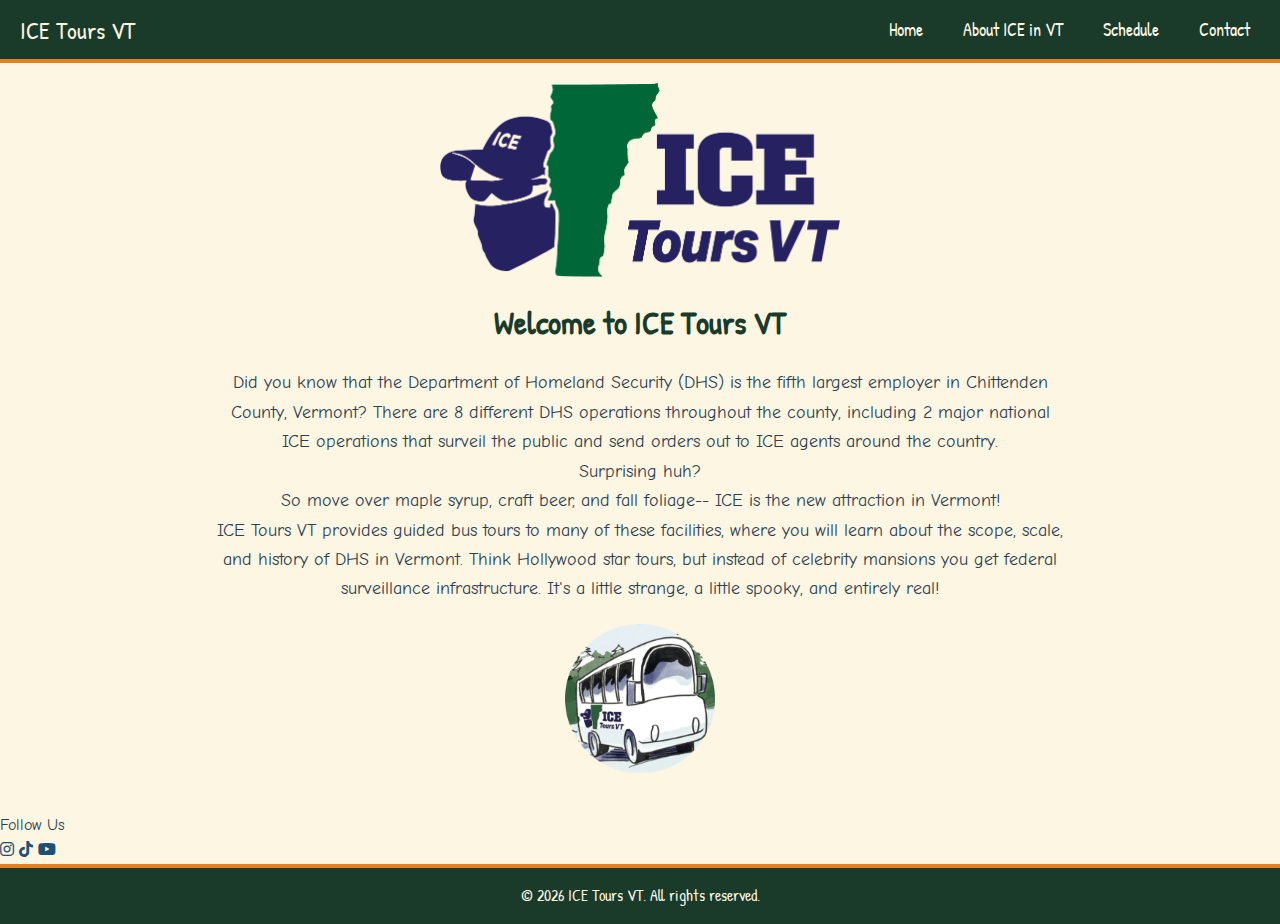
<file: index.html>
<!DOCTYPE html>
<html lang="en">
<head>
    <meta charset="UTF-8">
    <meta name="viewport" content="width=device-width, initial-scale=1.0">
    <title>ICE Tours VT - Home</title>
    <link rel="stylesheet" href="styles.css">
    <link rel="stylesheet" href="https://cdnjs.cloudflare.com/ajax/libs/font-awesome/6.5.0/css/all.min.css">
</head>
<body>
    <div id="header-placeholder"></div>

    <div class="main-content">
        <img src="img/primary_logo.png" alt="ICE Tours VT Logo" class="homepage-logo">

        <h1 class="page-title">Welcome to ICE Tours VT</h1>

        <div class="homepage-intro">
            <p>
                Did you know that the Department of Homeland Security (DHS) is the fifth largest employer in
Chittenden County, Vermont? There are 8 different DHS operations throughout the county,
including 2 major national ICE operations that surveil the public and send orders out to ICE
agents around the country.
            </p>
            
            <p>Surprising huh?</p>
            
            <p>So move over maple syrup, craft beer, and fall foliage-- ICE is the new attraction in Vermont!</p>
            <p>ICE Tours VT provides guided bus tours to many of these facilities, where you will learn about the scope, scale, and history of DHS in Vermont.  Think Hollywood star tours, but instead of celebrity mansions you get federal surveillance infrastructure.  It's a little strange, a little spooky, and entirely real!</p>
            <img src="img/marginalia/ice_tours_bus_circle.png" alt="ICE Tours Bus" class="marginalia-inline">
        </div>
    </div>

    <div class="social-bar">
        <span class="social-label">Follow Us</span>
        <div class="social-icons">
            <a href="https://www.instagram.com/icetoursvt/" target="_blank" aria-label="Instagram">
                <i class="fa-brands fa-instagram"></i>
            </a>
            <a href="https://www.tiktok.com/@icetoursvt?_r=1&amp;_t=ZT-9403aGrSNRt" target="_blank" aria-label="TikTok">
                <i class="fa-brands fa-tiktok"></i>
            </a>
            <a href="https://www.youtube.com/@ICEToursVT" target="_blank" aria-label="YouTube">
                <i class="fa-brands fa-youtube"></i>
            </a>
        </div>
    </div>

    <div id="footer-placeholder"></div>
    <script src="includes.js"></script>
</body>
</html>
</file>
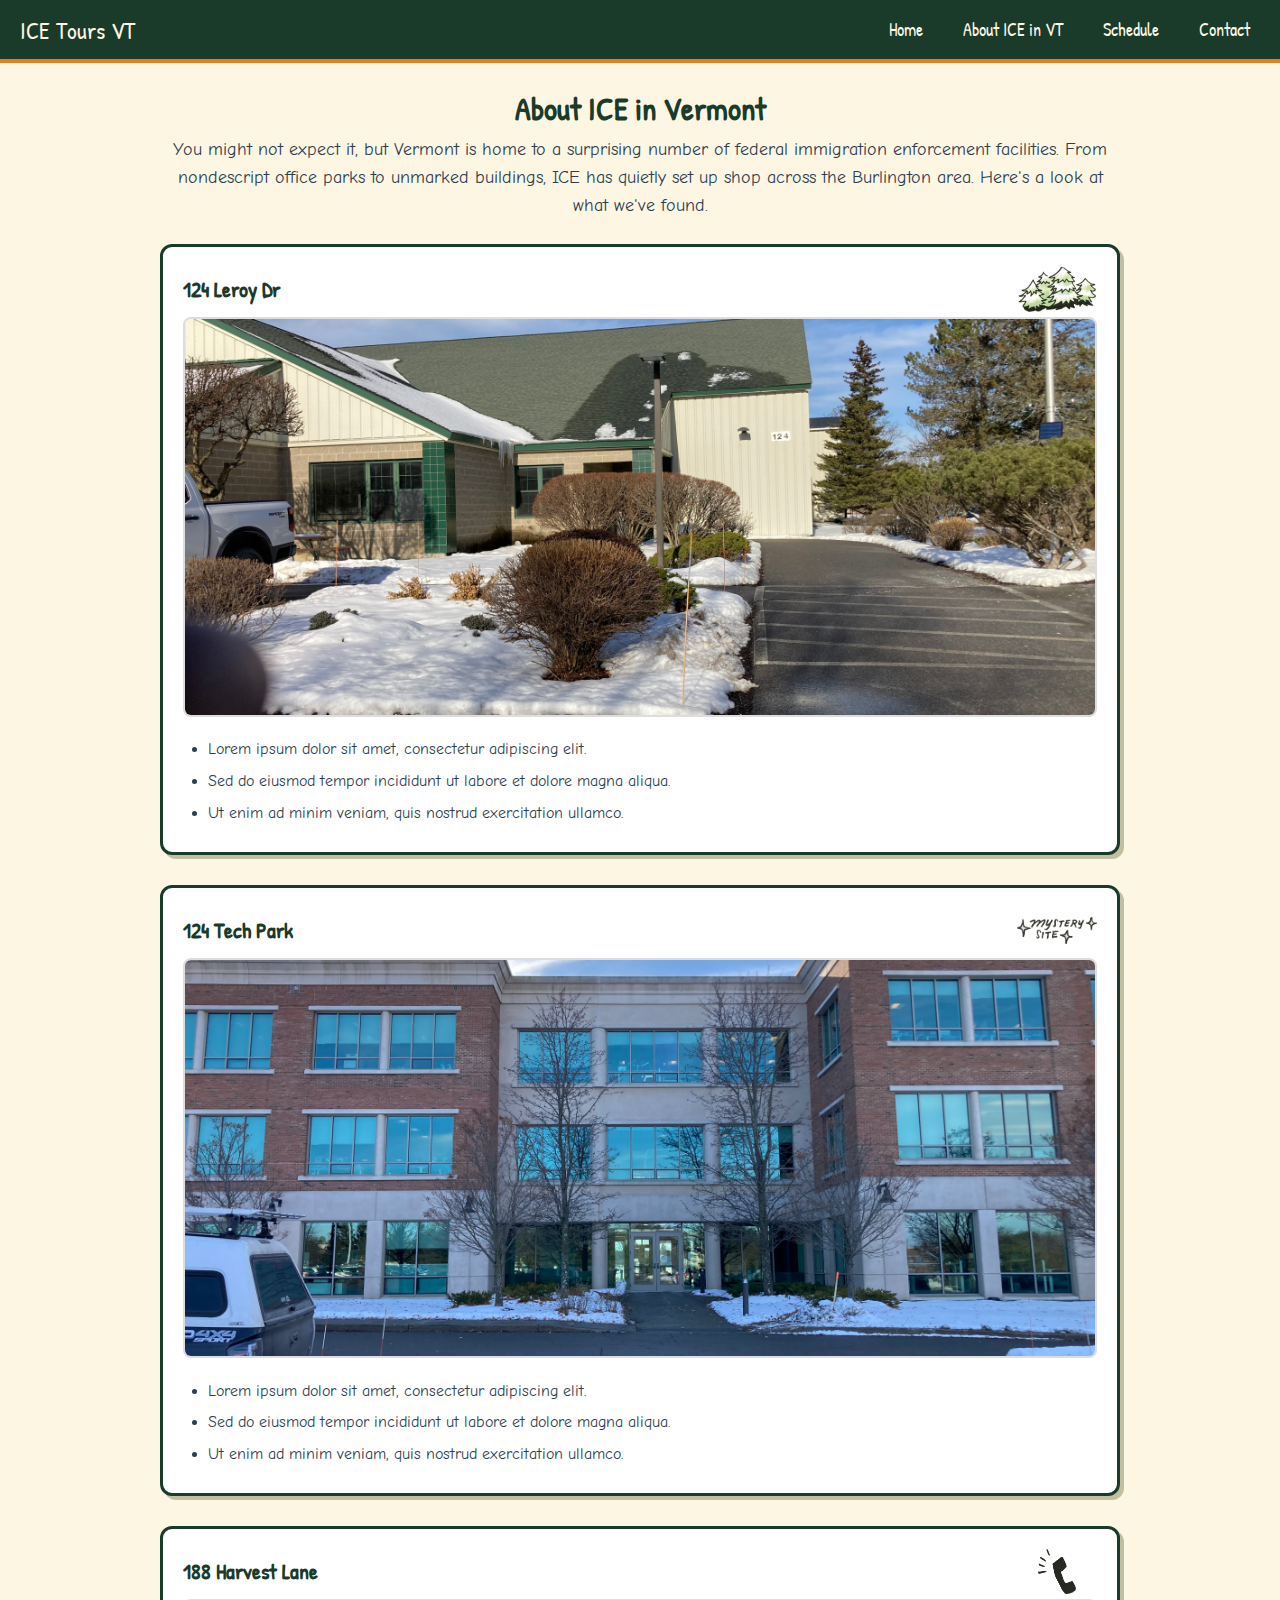
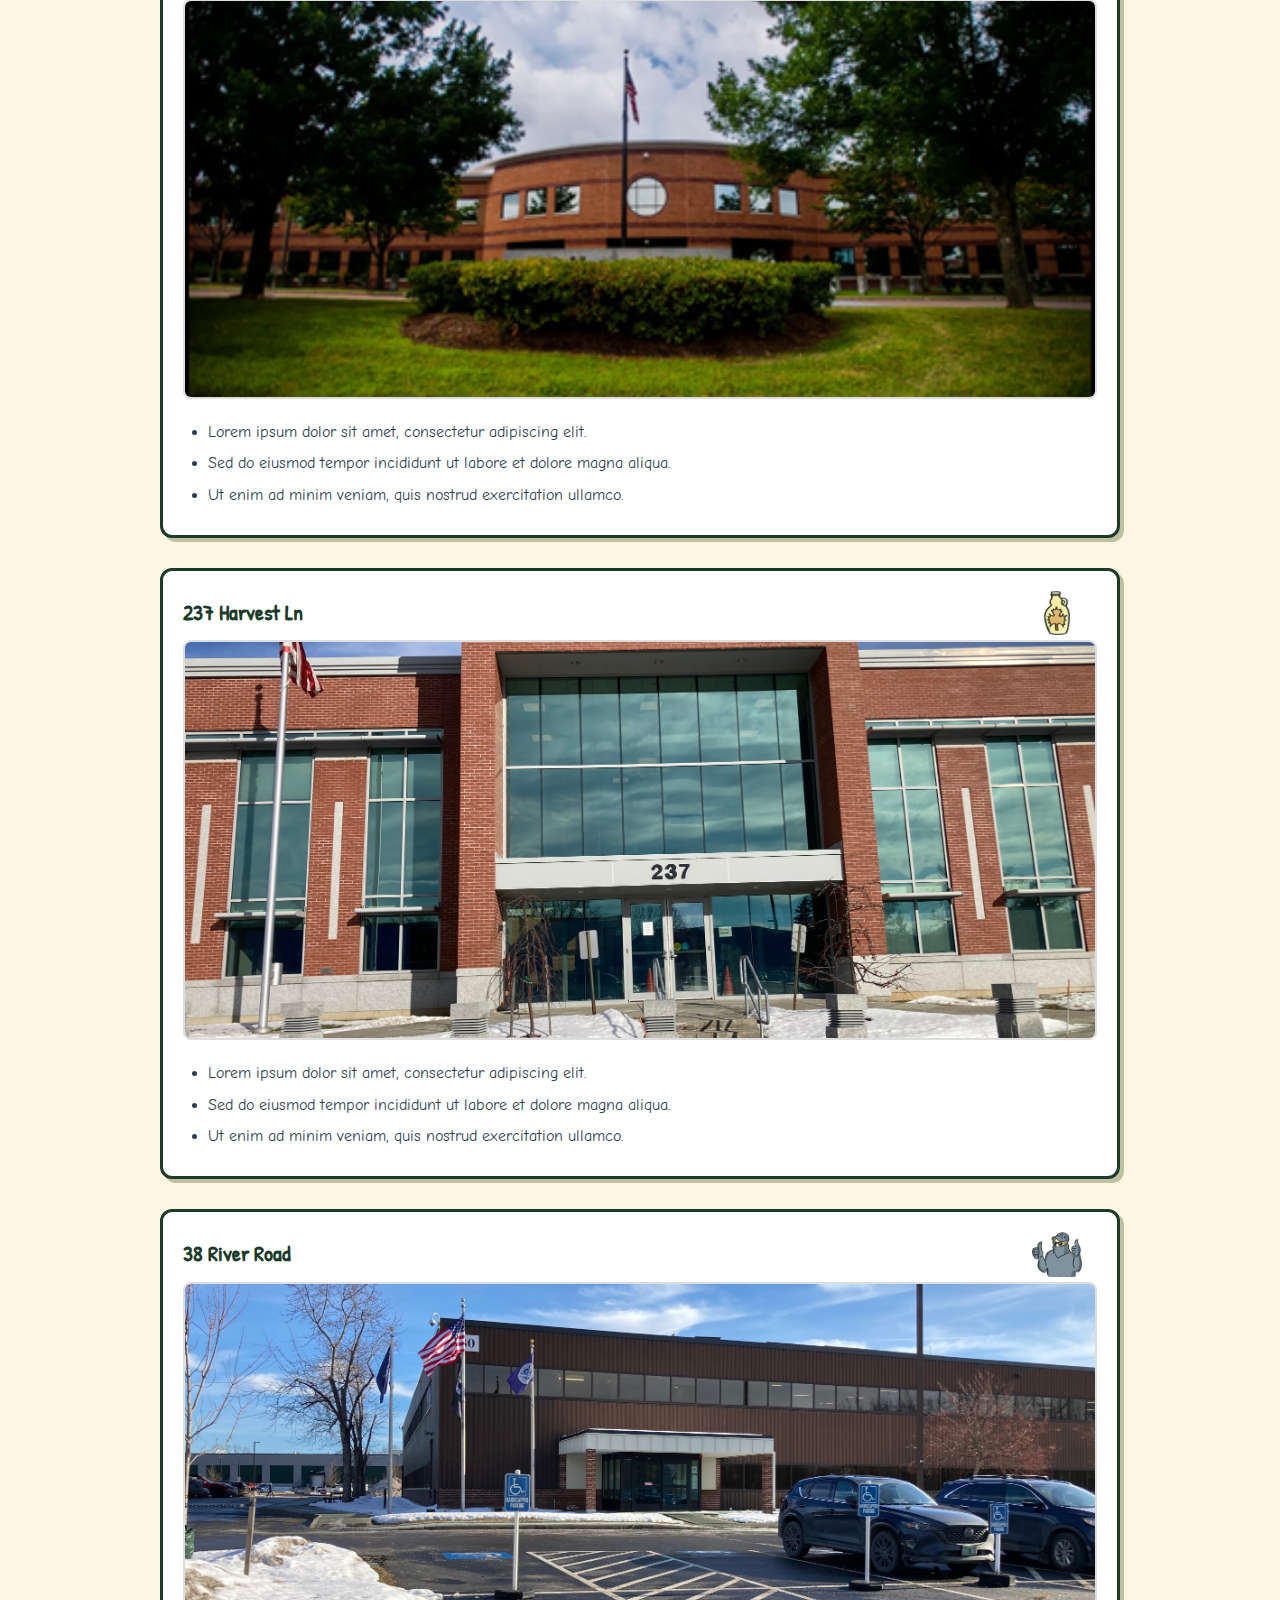
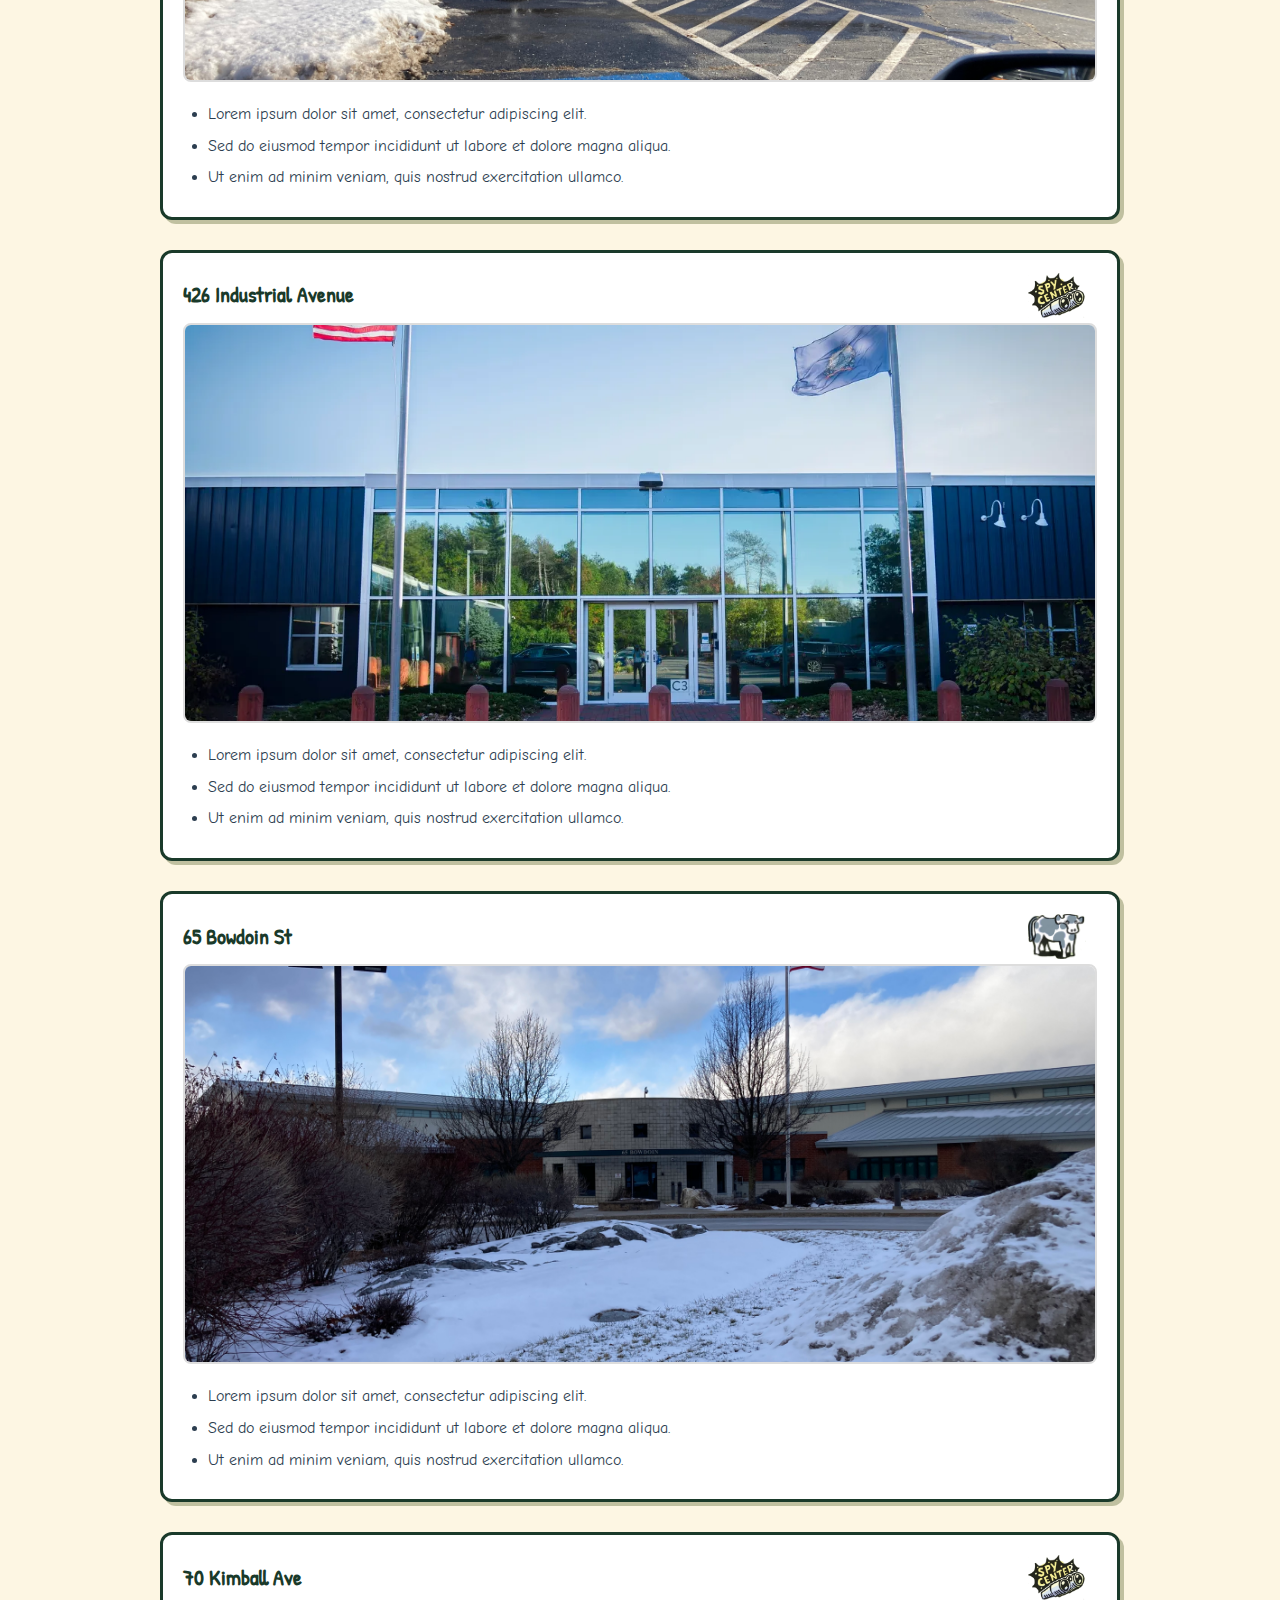
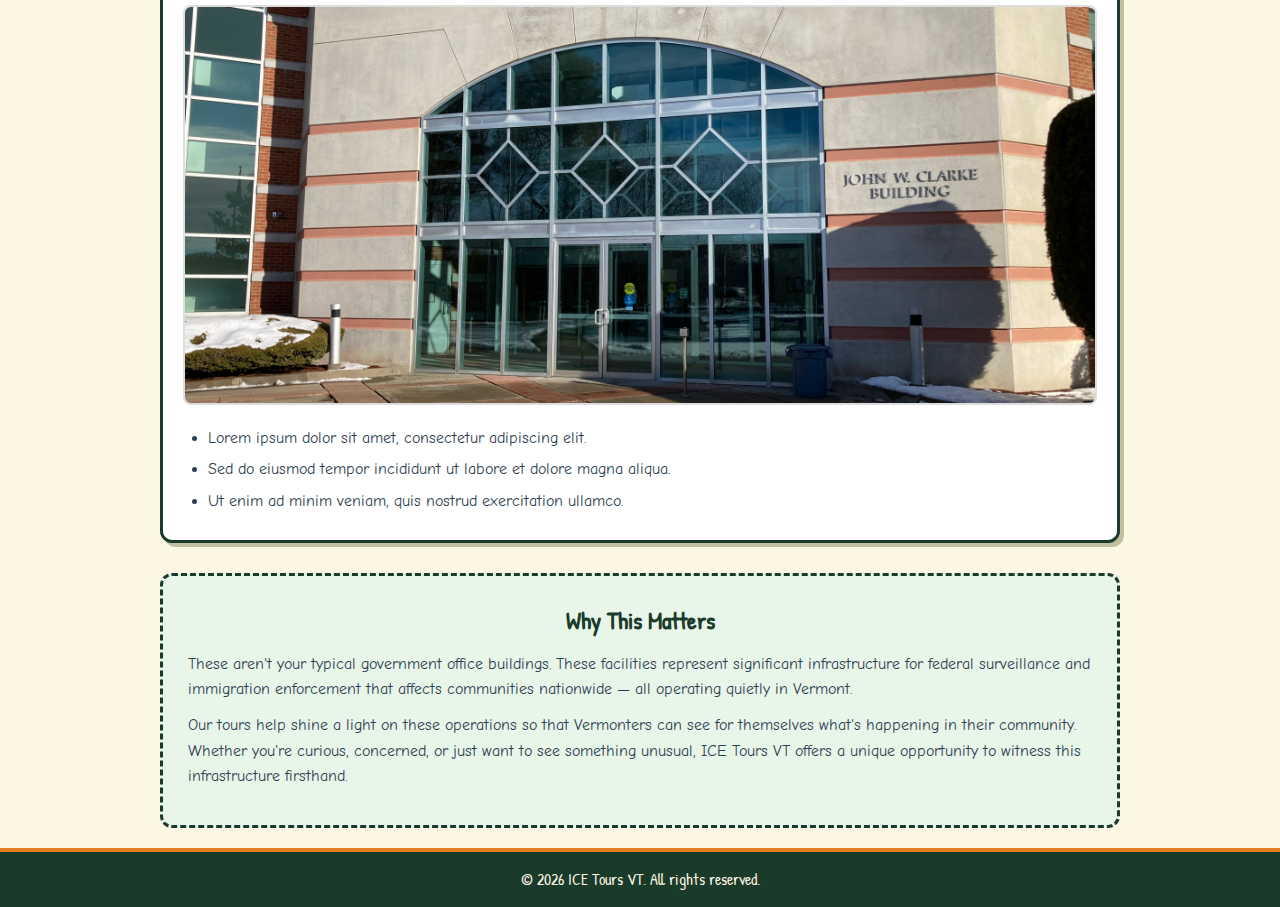
<file: about_ice_in_vt.html>
<!DOCTYPE html>
<html lang="en">
<head>
    <meta charset="UTF-8">
    <meta name="viewport" content="width=device-width, initial-scale=1.0">
    <title>ICE Tours VT - About ICE in VT</title>
    <link rel="stylesheet" href="styles.css">
</head>
<body>
    <div id="header-placeholder"></div>

    <div class="main-content">
        <h1>About ICE in Vermont</h1>
        <p class="page-intro">
            You might not expect it, but Vermont is home to a surprising number of
            federal immigration enforcement facilities. From nondescript office parks
            to unmarked buildings, ICE has quietly set up shop across the Burlington
            area. Here's a look at what we've found.
        </p>

        <div class="facility-panel">
            <div class="panel-title">
                <h3>124 Leroy Dr</h3>
                <img src="img/marginalia/forest_long.png" alt="" class="panel-marginalia">
            </div>
            <img src="img/facilities/124_Leroy_Dr_12_18_25.jpg" alt="124 Leroy Dr">
            <ul>
                <li>Lorem ipsum dolor sit amet, consectetur adipiscing elit.</li>
                <li>Sed do eiusmod tempor incididunt ut labore et dolore magna aliqua.</li>
                <li>Ut enim ad minim veniam, quis nostrud exercitation ullamco.</li>
            </ul>
        </div>

        <div class="facility-panel">
            <div class="panel-title">
                <h3>124 Tech Park</h3>
                <img src="img/marginalia/mystery_site.png" alt="" class="panel-marginalia">
            </div>
            <img src="img/facilities/124_Tech_Park_12_18_25.jpg" alt="124 Tech Park">
            <ul>
                <li>Lorem ipsum dolor sit amet, consectetur adipiscing elit.</li>
                <li>Sed do eiusmod tempor incididunt ut labore et dolore magna aliqua.</li>
                <li>Ut enim ad minim veniam, quis nostrud exercitation ullamco.</li>
            </ul>
        </div>

        <div class="facility-panel">
            <div class="panel-title">
                <h3>188 Harvest Lane</h3>
                <img src="img/marginalia/phone.png" alt="" class="panel-marginalia">
            </div>
            <img src="img/facilities/188_Harvest_Lane_Front_of_Bldg.png" alt="188 Harvest Lane">
            <ul>
                <li>Lorem ipsum dolor sit amet, consectetur adipiscing elit.</li>
                <li>Sed do eiusmod tempor incididunt ut labore et dolore magna aliqua.</li>
                <li>Ut enim ad minim veniam, quis nostrud exercitation ullamco.</li>
            </ul>
        </div>

        <div class="facility-panel">
            <div class="panel-title">
                <h3>237 Harvest Ln</h3>
                <img src="img/marginalia/maple_syrup.png" alt="" class="panel-marginalia">
            </div>
            <img src="img/facilities/237_Harvest_Ln_12_18_25.jpg" alt="237 Harvest Ln">
            <ul>
                <li>Lorem ipsum dolor sit amet, consectetur adipiscing elit.</li>
                <li>Sed do eiusmod tempor incididunt ut labore et dolore magna aliqua.</li>
                <li>Ut enim ad minim veniam, quis nostrud exercitation ullamco.</li>
            </ul>
        </div>

        <div class="facility-panel">
            <div class="panel-title">
                <h3>38 River Road</h3>
                <img src="img/marginalia/ice_guy.png" alt="" class="panel-marginalia">
            </div>
            <img src="img/facilities/38_River_Road_12_18_25.jpg" alt="38 River Road">
            <ul>
                <li>Lorem ipsum dolor sit amet, consectetur adipiscing elit.</li>
                <li>Sed do eiusmod tempor incididunt ut labore et dolore magna aliqua.</li>
                <li>Ut enim ad minim veniam, quis nostrud exercitation ullamco.</li>
            </ul>
        </div>

        <div class="facility-panel">
            <div class="panel-title">
                <h3>426 Industrial Avenue</h3>
                <img src="img/marginalia/spy_center.png" alt="" class="panel-marginalia">
            </div>
            <img src="img/facilities/426_Ind_Ave_ICE_Entrance.webp" alt="426 Industrial Avenue">
            <ul>
                <li>Lorem ipsum dolor sit amet, consectetur adipiscing elit.</li>
                <li>Sed do eiusmod tempor incididunt ut labore et dolore magna aliqua.</li>
                <li>Ut enim ad minim veniam, quis nostrud exercitation ullamco.</li>
            </ul>
        </div>

        <div class="facility-panel">
            <div class="panel-title">
                <h3>65 Bowdoin St</h3>
                <img src="img/marginalia/cow.png" alt="" class="panel-marginalia">
            </div>
            <img src="img/facilities/65_Bowdoin_Front.jpg" alt="65 Bowdoin St">
            <ul>
                <li>Lorem ipsum dolor sit amet, consectetur adipiscing elit.</li>
                <li>Sed do eiusmod tempor incididunt ut labore et dolore magna aliqua.</li>
                <li>Ut enim ad minim veniam, quis nostrud exercitation ullamco.</li>
            </ul>
        </div>

        <div class="facility-panel">
            <div class="panel-title">
                <h3>70 Kimball Ave</h3>
                <img src="img/marginalia/spy_center.png" alt="" class="panel-marginalia">
            </div>
            <img src="img/facilities/70_Kimball_Ave_12_18_25.jpg" alt="70 Kimball Ave">
            <ul>
                <li>Lorem ipsum dolor sit amet, consectetur adipiscing elit.</li>
                <li>Sed do eiusmod tempor incididunt ut labore et dolore magna aliqua.</li>
                <li>Ut enim ad minim veniam, quis nostrud exercitation ullamco.</li>
            </ul>
        </div>

        <div class="why-matters">
            <h2>Why This Matters</h2>
            <p>
                These aren't your typical government office buildings. These facilities represent
                significant infrastructure for federal surveillance and immigration enforcement
                that affects communities nationwide &mdash; all operating quietly in Vermont.
            </p>
            <p>
                Our tours help shine a light on these operations so that Vermonters can see for
                themselves what's happening in their community. Whether you're curious, concerned,
                or just want to see something unusual, ICE Tours VT offers a unique opportunity
                to witness this infrastructure firsthand.
            </p>
        </div>
    </div>

    <div id="footer-placeholder"></div>
    <script src="includes.js"></script>
</body>
</html>
</file>
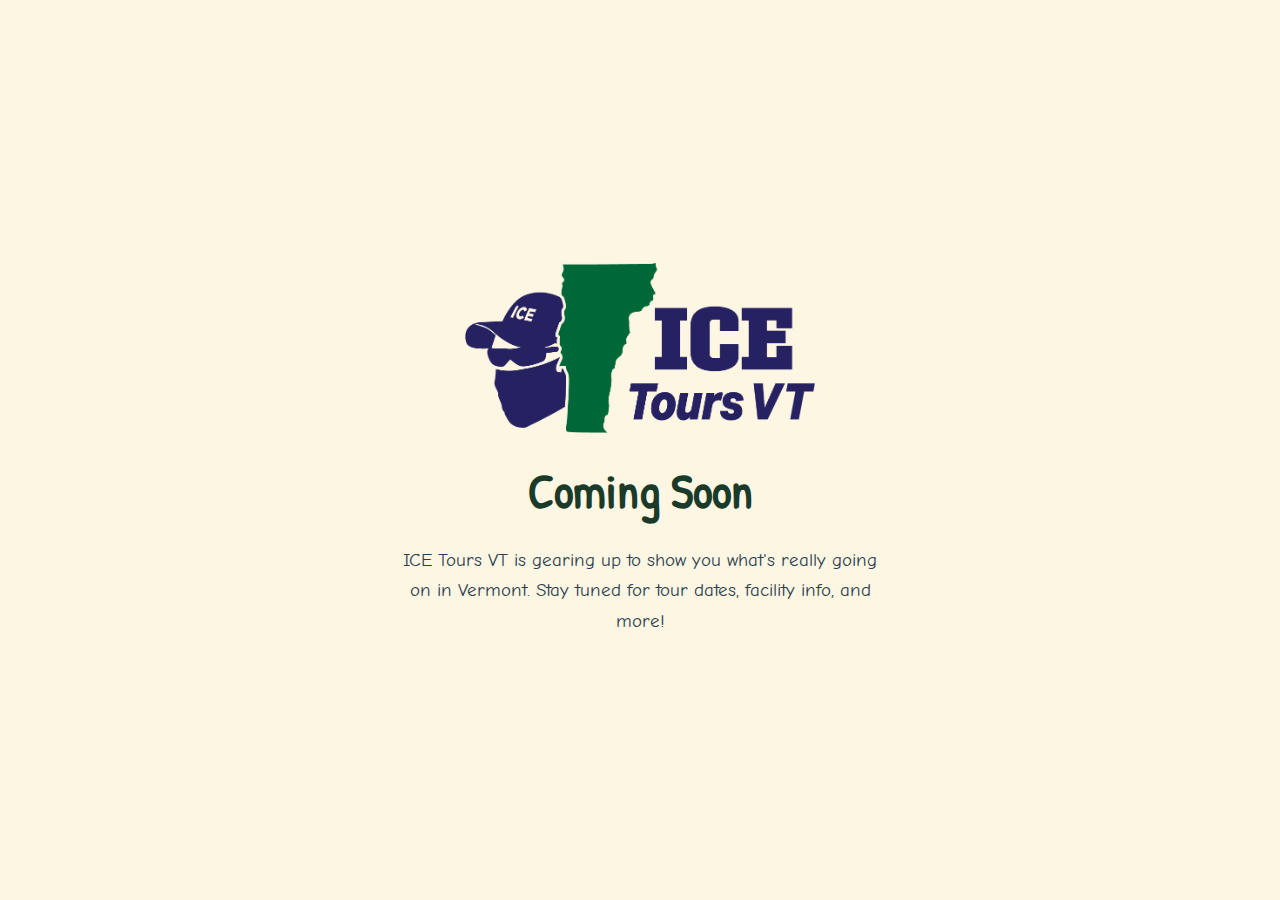
<file: coming_soon.html>
<!DOCTYPE html>
<html lang="en">
<head>
    <!-- Google tag (gtag.js) -->
    <script async src="https://www.googletagmanager.com/gtag/js?id=G-J5TC0C2JZC"></script>
    <script>
      window.dataLayer = window.dataLayer || [];
      function gtag(){dataLayer.push(arguments);}
      gtag('js', new Date());

      gtag('config', 'G-J5TC0C2JZC');
    </script>
    <meta charset="UTF-8">
    <meta name="viewport" content="width=device-width, initial-scale=1.0">
    <title>ICE Tours VT - Coming Soon</title>
    <link rel="stylesheet" href="styles.css">
</head>
<body>
    <div class="coming-soon">
        <img src="img/primary_logo.png" alt="ICE Tours VT Logo">
        <h1>Coming Soon</h1>
        <p>ICE Tours VT is gearing up to show you what's really going on in Vermont. Stay tuned for tour dates, facility info, and more!</p>
    </div>
</body>
</html>
</file>
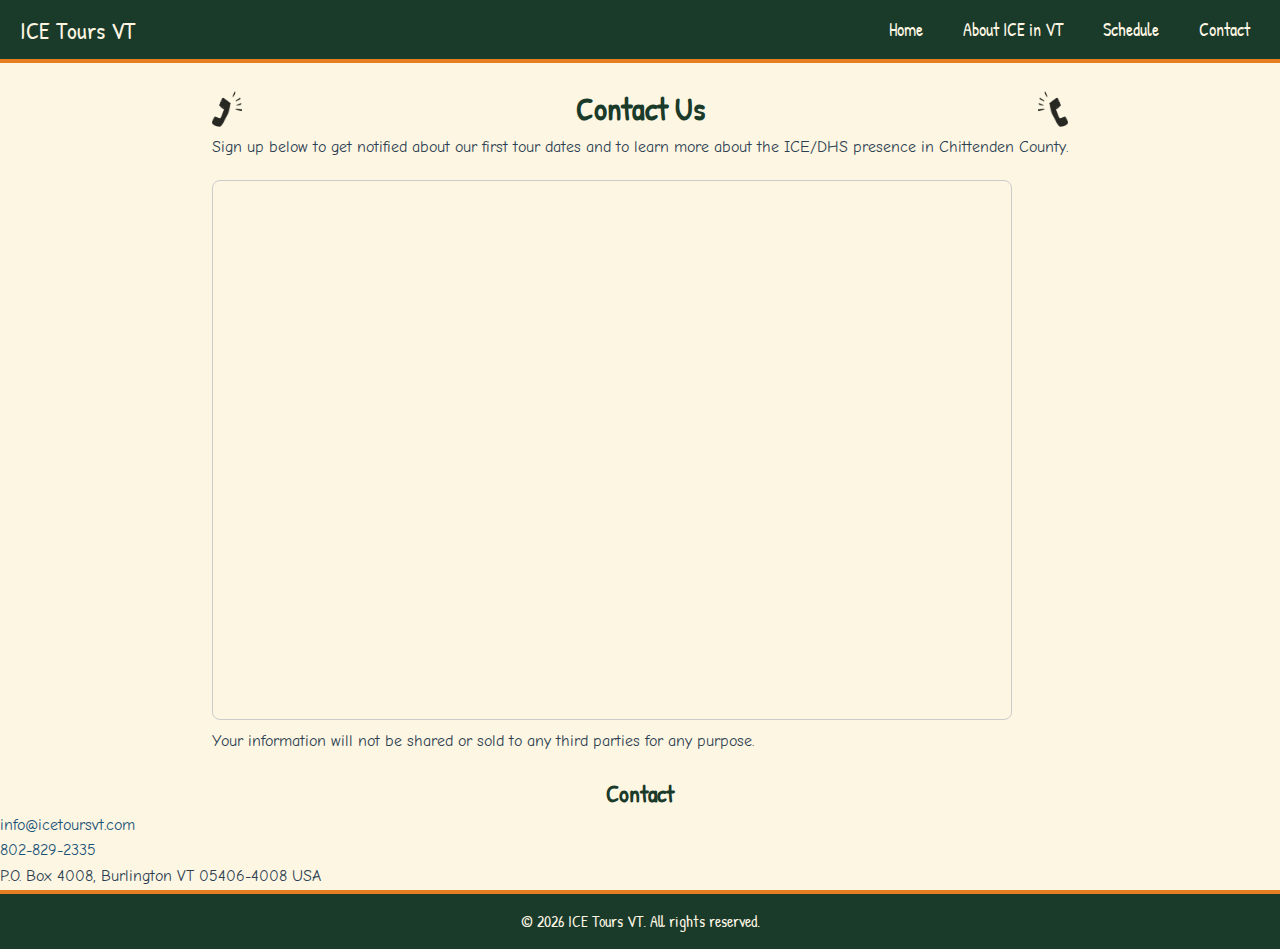
<file: contact.html>
<!DOCTYPE html>
<html lang="en">
<head>
    <meta charset="UTF-8">
    <meta name="viewport" content="width=device-width, initial-scale=1.0">
    <title>ICE Tours VT - Contact</title>
    <link rel="stylesheet" href="styles.css">
</head>
<body>
    <div id="header-placeholder"></div>

    <div class="main-content">
        <div class="title-with-marginalia">
            <img src="img/marginalia/phone.png" alt="Phone" class="marginalia-corner left" style="transform: translateY(-50%) scaleX(-1);">
            <h1>Contact Us</h1>
            <img src="img/marginalia/phone.png" alt="Phone" class="marginalia-corner">
        </div>
        <div class="subtitle-text">
            Sign up below to get notified about our first tour dates and to learn more about the ICE/DHS presence in Chittenden County.
        </div>
        <div class="contact-embed">
            <iframe class="airtable-embed" src="https://airtable.com/embed/app1OEIXVKDqP2BEu/pagJO3cM36OESsWxq/form" frameborder="0" onmousewheel="" width="100%" height="540" style="background: transparent; border: 1px solid #ccc;"></iframe>
        </div>
        <p class="privacy-note">Your information will not be shared or sold to any third parties for any purpose.</p>
    </div>

    <div class="contact-info">
        <h2>Contact</h2>
        <ul>
            <li><a href="mailto:info@icetoursvt.com">info@icetoursvt.com</a></li>
            <li><a href="tel:+18028292335">802-829-2335</a></li>
            <li>P.O. Box 4008, Burlington VT 05406-4008 USA</li>
        </ul>
    </div>

    <div id="footer-placeholder"></div>
    <script src="includes.js"></script>
</body>
</html>
</file>
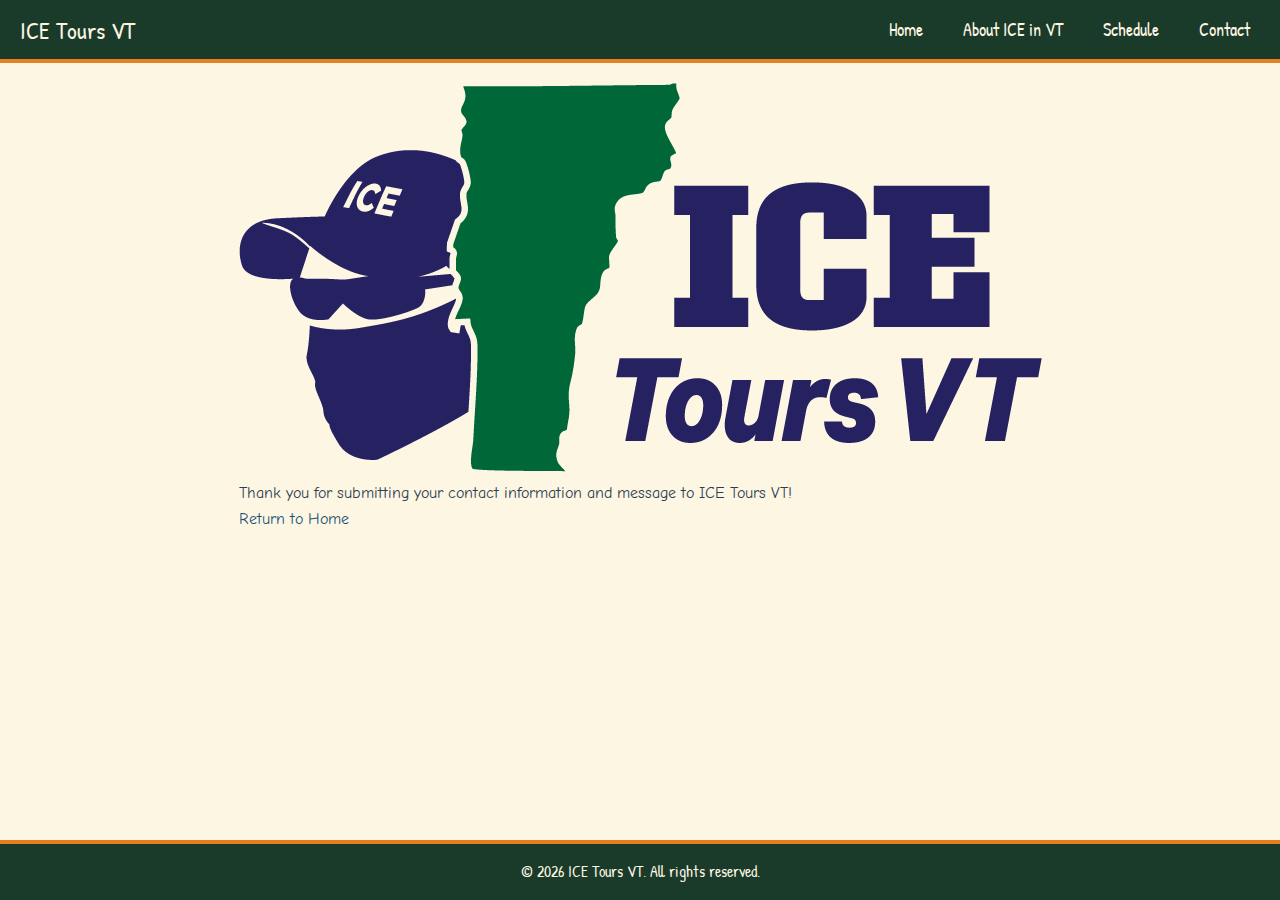
<file: contact_response.html>
<!DOCTYPE html>
<html lang="en">
<head>
    <meta charset="UTF-8">
    <meta name="viewport" content="width=device-width, initial-scale=1.0">
    <title>ICE Tours VT - Thank You</title>
    <link rel="stylesheet" href="styles.css">
</head>
<body>
    <div id="header-placeholder"></div>

    <div class="main-content contact-response">
        <img src="img/primary_logo.png" alt="ICE Tours VT Logo" class="response-logo">
        <p>Thank you for submitting your contact information and message to ICE Tours VT!</p>
        <a href="index2.html" class="home-button">Return to Home</a>
    </div>

    <div id="footer-placeholder"></div>
    <script src="includes.js"></script>
</body>
</html>
</file>
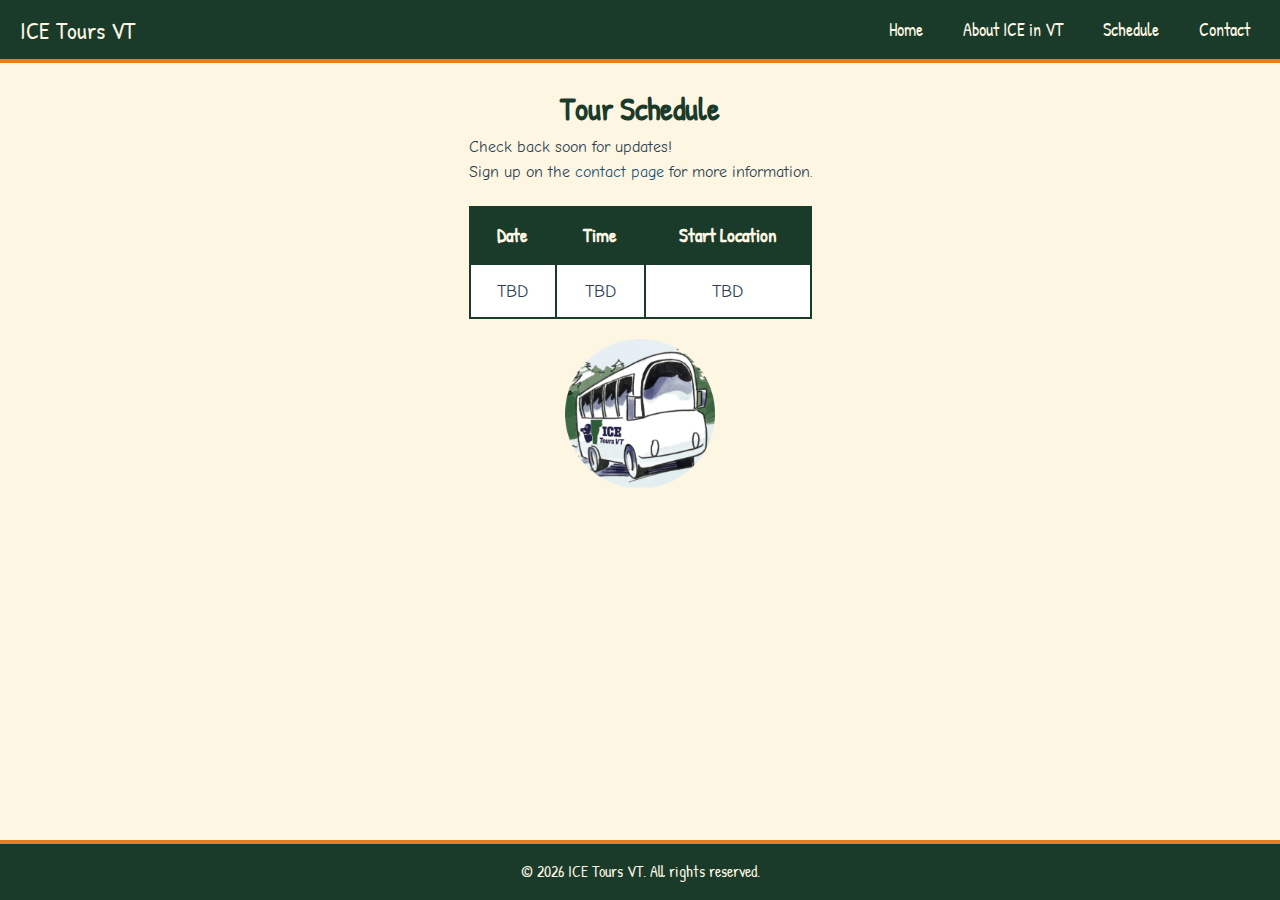
<file: schedule.html>
<!DOCTYPE html>
<html lang="en">
<head>
    <meta charset="UTF-8">
    <meta name="viewport" content="width=device-width, initial-scale=1.0">
    <title>ICE Tours VT - Schedule</title>
    <link rel="stylesheet" href="styles.css">
</head>
<body>
    <div id="header-placeholder"></div>

    <div class="main-content">
        <h1>Tour Schedule</h1>

        <div class="subtitle-text">
            <p>Check back soon for updates!</p>
            <p>Sign up on the <a href="contact.html">contact page</a> for more information.</p>
        </div>
        

        <table class="schedule-table">
            <thead>
                <tr>
                    <th>Date</th>
                    <th>Time</th>
                    <th>Start Location</th>
                </tr>
            </thead>
            <tbody>
                <tr>
                    <td>TBD</td>
                    <td>TBD</td>
                    <td>TBD</td>
                </tr>
            </tbody>
        </table>

        <img src="img/marginalia/ice_tours_bus_circle.png" alt="ICE Tours Bus" class="marginalia-inline">
    </div>

    <div id="footer-placeholder"></div>
    <script src="includes.js"></script>
</body>
</html>
</file>
<file: styles.css>
@import url('https://fonts.googleapis.com/css2?family=Comic+Neue:wght@400;700&family=Patrick+Hand&display=swap');

* {
    margin: 0;
    padding: 0;
    box-sizing: border-box;
}

body {
    font-family: 'Comic Neue', cursive, sans-serif;
    background-color: #fdf6e3;
    color: #2c3e50;
    line-height: 1.6;
    min-height: 100vh;
    display: flex;
    flex-direction: column;
}

h1, h2, h3 {
    font-family: 'Patrick Hand', cursive;
    color: #1a3a2a;
    text-align: center;
}

a {
    color: #1a5276;
    text-decoration: none;
}

a:hover {
    text-decoration: underline;
    color: #2e86c1;
}

/* Header */
.header {
    background-color: #1a3a2a;
    color: #fdf6e3;
    padding: 10px 20px;
    display: flex;
    align-items: center;
    gap: 15px;
    flex-wrap: wrap;
    border-bottom: 4px solid #e67e22;
}

.header .logo-link {
    display: flex;
    align-items: center;
    gap: 10px;
    text-decoration: none;
    color: #fdf6e3;
}

.header .logo-link img {
    height: 50px;
    width: auto;
}

.header .logo-link span {
    font-family: 'Patrick Hand', cursive;
    font-size: 1.5rem;
    white-space: nowrap;
}

.nav {
    display: flex;
    gap: 20px;
    margin-left: auto;
    flex-wrap: wrap;
}

.nav a {
    color: #fdf6e3;
    font-family: 'Patrick Hand', cursive;
    font-size: 1.15rem;
    padding: 5px 10px;
    border-radius: 5px;
    transition: background 0.2s;
}

.nav a:hover {
    background-color: rgba(255,255,255,0.15);
    text-decoration: none;
}

/* Footer */
.footer {
    background-color: #1a3a2a;
    color: #fdf6e3;
    text-align: center;
    padding: 15px 20px;
    margin-top: auto;
    border-top: 4px solid #e67e22;
    font-family: 'Patrick Hand', cursive;
    font-size: 1rem;
}

/* Main content */
.main-content {
    max-width: 1000px;
    margin: 20px auto;
    padding: 0 20px;
    flex: 1;
}

.main-content.wide {
    max-width: 960px;
}

/* Coming Soon page */
.coming-soon {
    display: flex;
    flex-direction: column;
    align-items: center;
    justify-content: center;
    min-height: 100vh;
    text-align: center;
    padding: 20px;
}

.coming-soon img {
    max-width: 350px;
    width: 90%;
    margin-bottom: 20px;
}

.coming-soon h1 {
    font-size: 3rem;
    margin-bottom: 15px;
    color: #1a3a2a;
}

.coming-soon p {
    font-size: 1.2rem;
    max-width: 500px;
}

/* Homepage */
.homepage-logo {
    display: block;
    max-width: 400px;
    width: 90%;
    margin: 0 auto 20px;
}

.homepage-intro {
    font-size: 1.15rem;
    text-align: center;
    max-width: 850px;
    margin: 0 auto;
}

.homepage-intro .cta {
    display: block;
    margin-top: 15px;
    font-family: 'Patrick Hand', cursive;
    font-size: 1.5rem;
    color: #1a3a2a;
}

/* Facility Panels */
.facility-panel {
    background: #fff;
    border: 3px solid #1a3a2a;
    border-radius: 12px;
    padding: 20px;
    margin-bottom: 30px;
    box-shadow: 4px 4px 0 #c0c0a0;
}

.facility-panel h3 {
    font-size: 1.4rem;
    margin-bottom: 12px;
    text-align: left;
}

.panel-title {
    display: flex;
    align-items: center;
    justify-content: space-between;
    margin-bottom: 5px;
}

.panel-title h3 {
    margin-bottom: 0;
}

.panel-marginalia {
    height: 2.8rem;
    width: 5rem;
    object-fit: contain;
}

.facility-panel > img {
    width: 100%;
    max-height: 400px;
    object-fit: cover;
    border-radius: 8px;
    border: 2px solid #ddd;
    margin-bottom: 12px;
}

.facility-panel ul {
    padding-left: 25px;
}

.facility-panel ul li {
    margin-bottom: 6px;
}

/* Why This Matters */
.why-matters {
    background: #e8f5e9;
    border: 3px dashed #1a3a2a;
    border-radius: 12px;
    padding: 25px;
    margin-top: 30px;
}

.why-matters h2 {
    margin-bottom: 12px;
}

.why-matters p {
    margin-bottom: 10px;
}

/* Schedule table */
.schedule-table {
    width: 100%;
    border-collapse: collapse;
    font-size: 1.1rem;
    margin-top: 20px;
}

.schedule-table th,
.schedule-table td {
    border: 2px solid #1a3a2a;
    padding: 12px 20px;
    text-align: center;
}

.schedule-table th {
    background-color: #1a3a2a;
    color: #fdf6e3;
    font-family: 'Patrick Hand', cursive;
    font-size: 1.2rem;
}

.schedule-table td {
    background: #fff;
}

/* Contact */
.contact-embed {
    margin-top: 20px;
    width: 800px;
}

.contact-embed iframe {
    border-radius: 8px;
}

/* Marginalia */

.title-with-marginalia {
    display: flex;
    align-items: center;
    justify-content: center;
    position: relative;
}

.title-with-marginalia h1 {
    flex: 1;
}

.marginalia-corner {
    width: 30px;
    height: auto;
    position: absolute;
    top: 50%;
    transform: translateY(-50%);
    right: 0;
}

.marginalia-corner.left {
    right: auto;
    left: 0;
}

.marginalia-inline {
    display: block;
    margin: 20px auto;
    max-width: 150px;
    opacity: 1.0;
}

.page-title {
    margin-bottom: 20px;
}
/* Page intro text */
.page-intro {
    font-size: 1.1rem;
    margin-bottom: 25px;
    text-align: center;
}

/* Responsive */
@media (max-width: 768px) {
    .header {
        flex-direction: column;
        text-align: center;
    }

    .nav {
        margin-left: 0;
        justify-content: center;
    }

    .marginalia {
        display: none;
    }

    .coming-soon h1 {
        font-size: 2rem;
    }

    .contact-embed {
        margin-top: 20px;
        width: 100%;
    }
}
</file>
